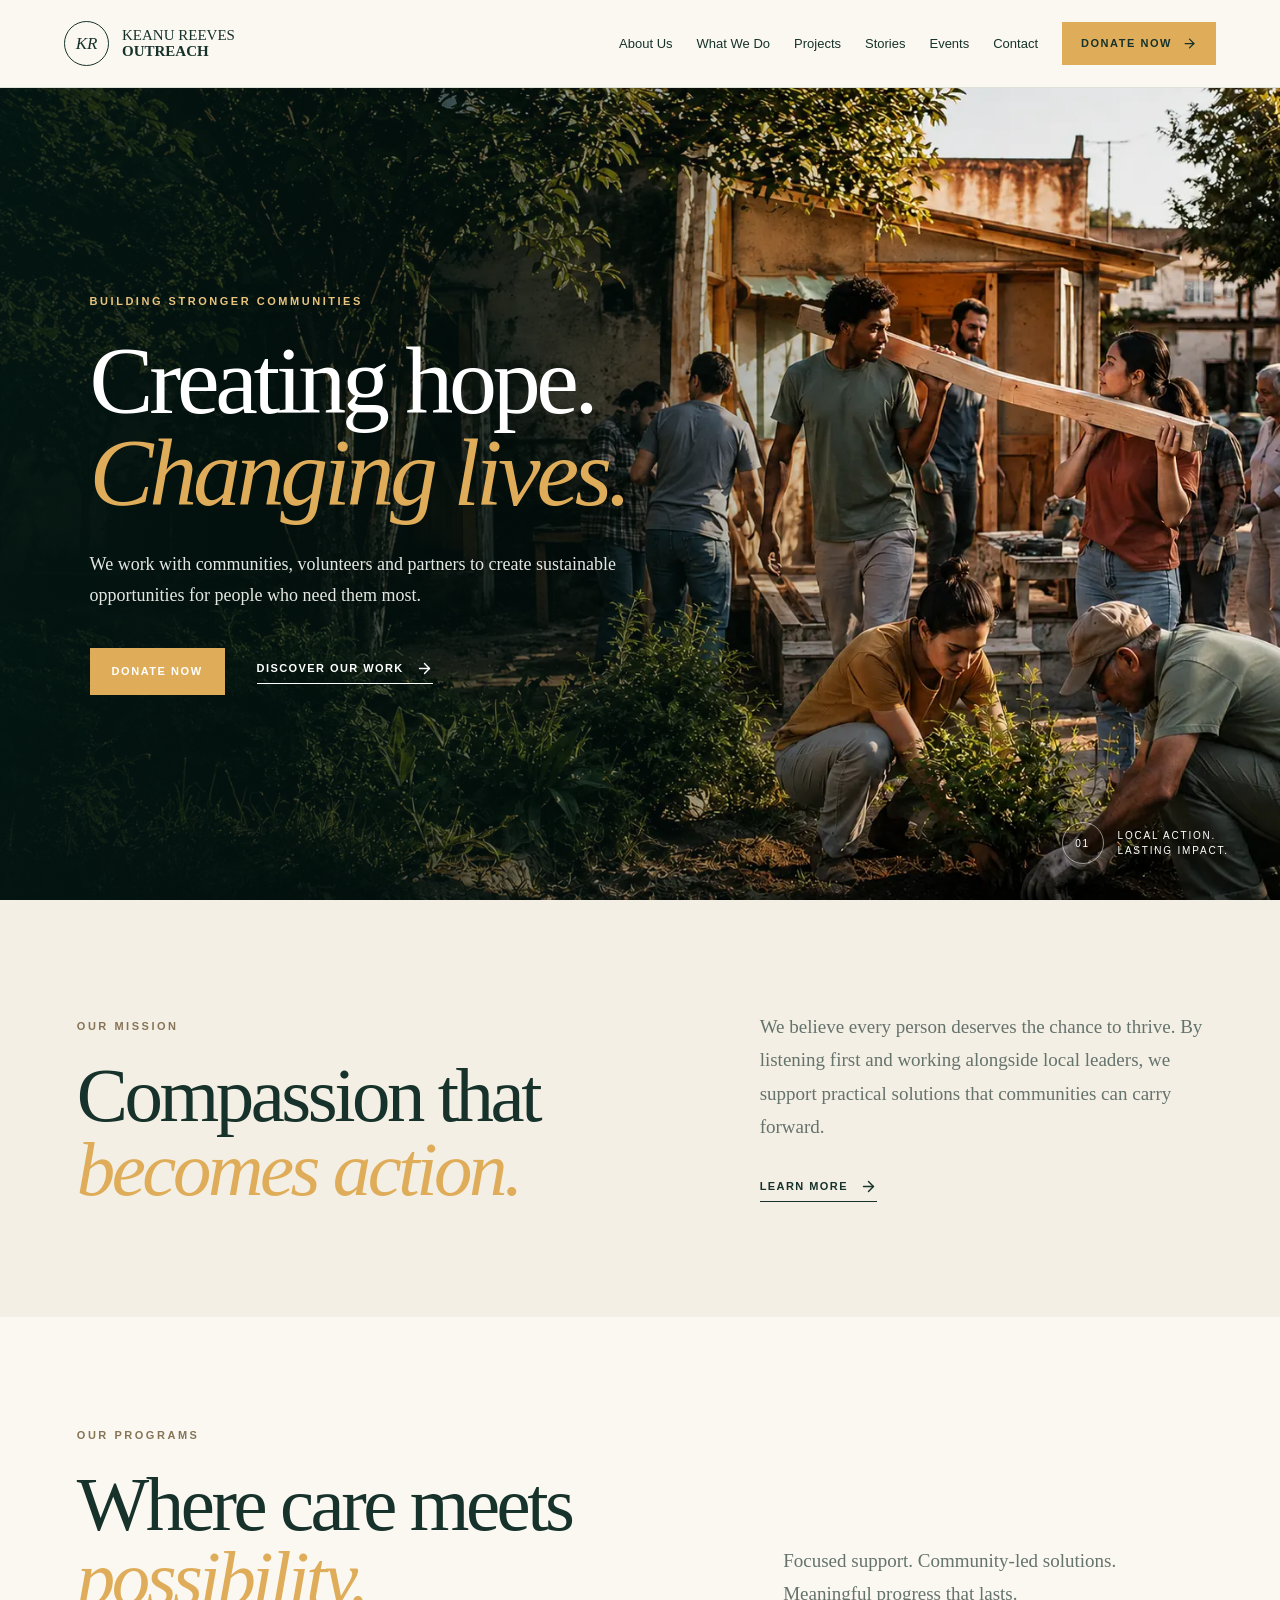
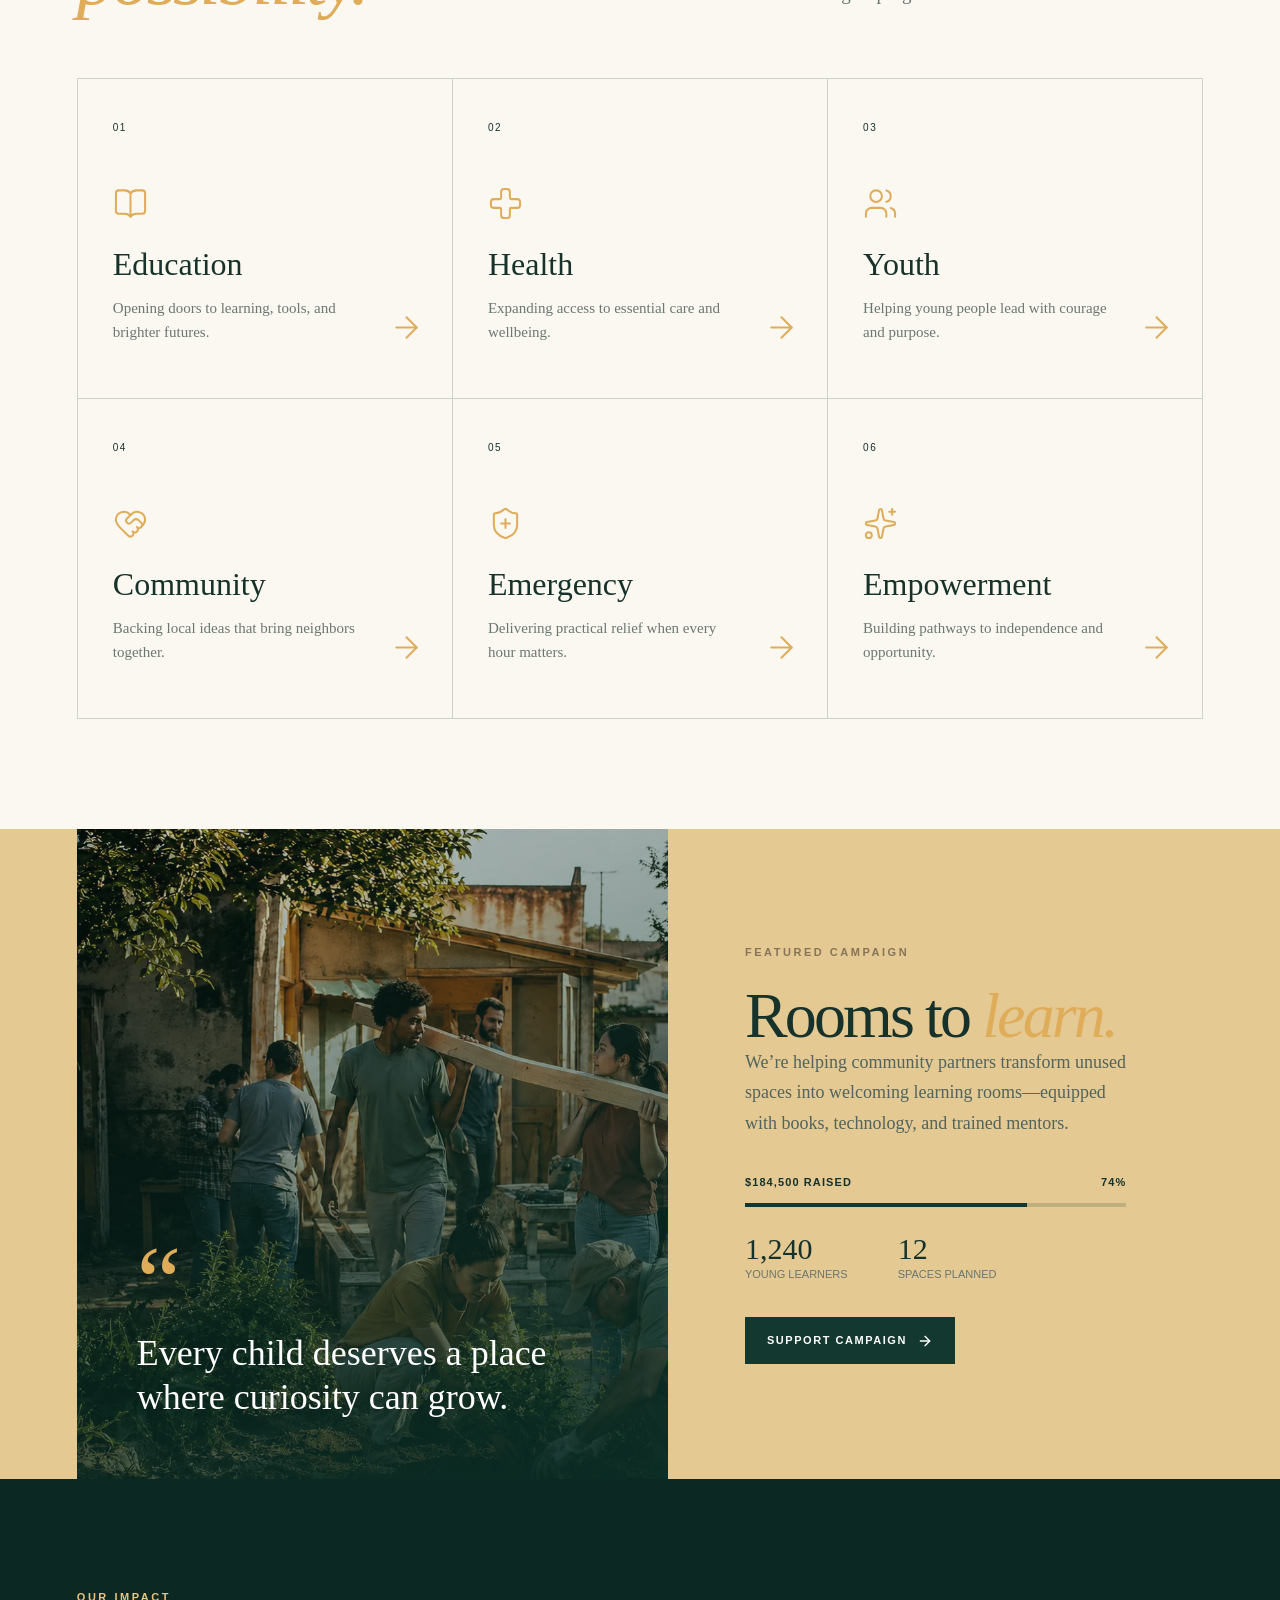
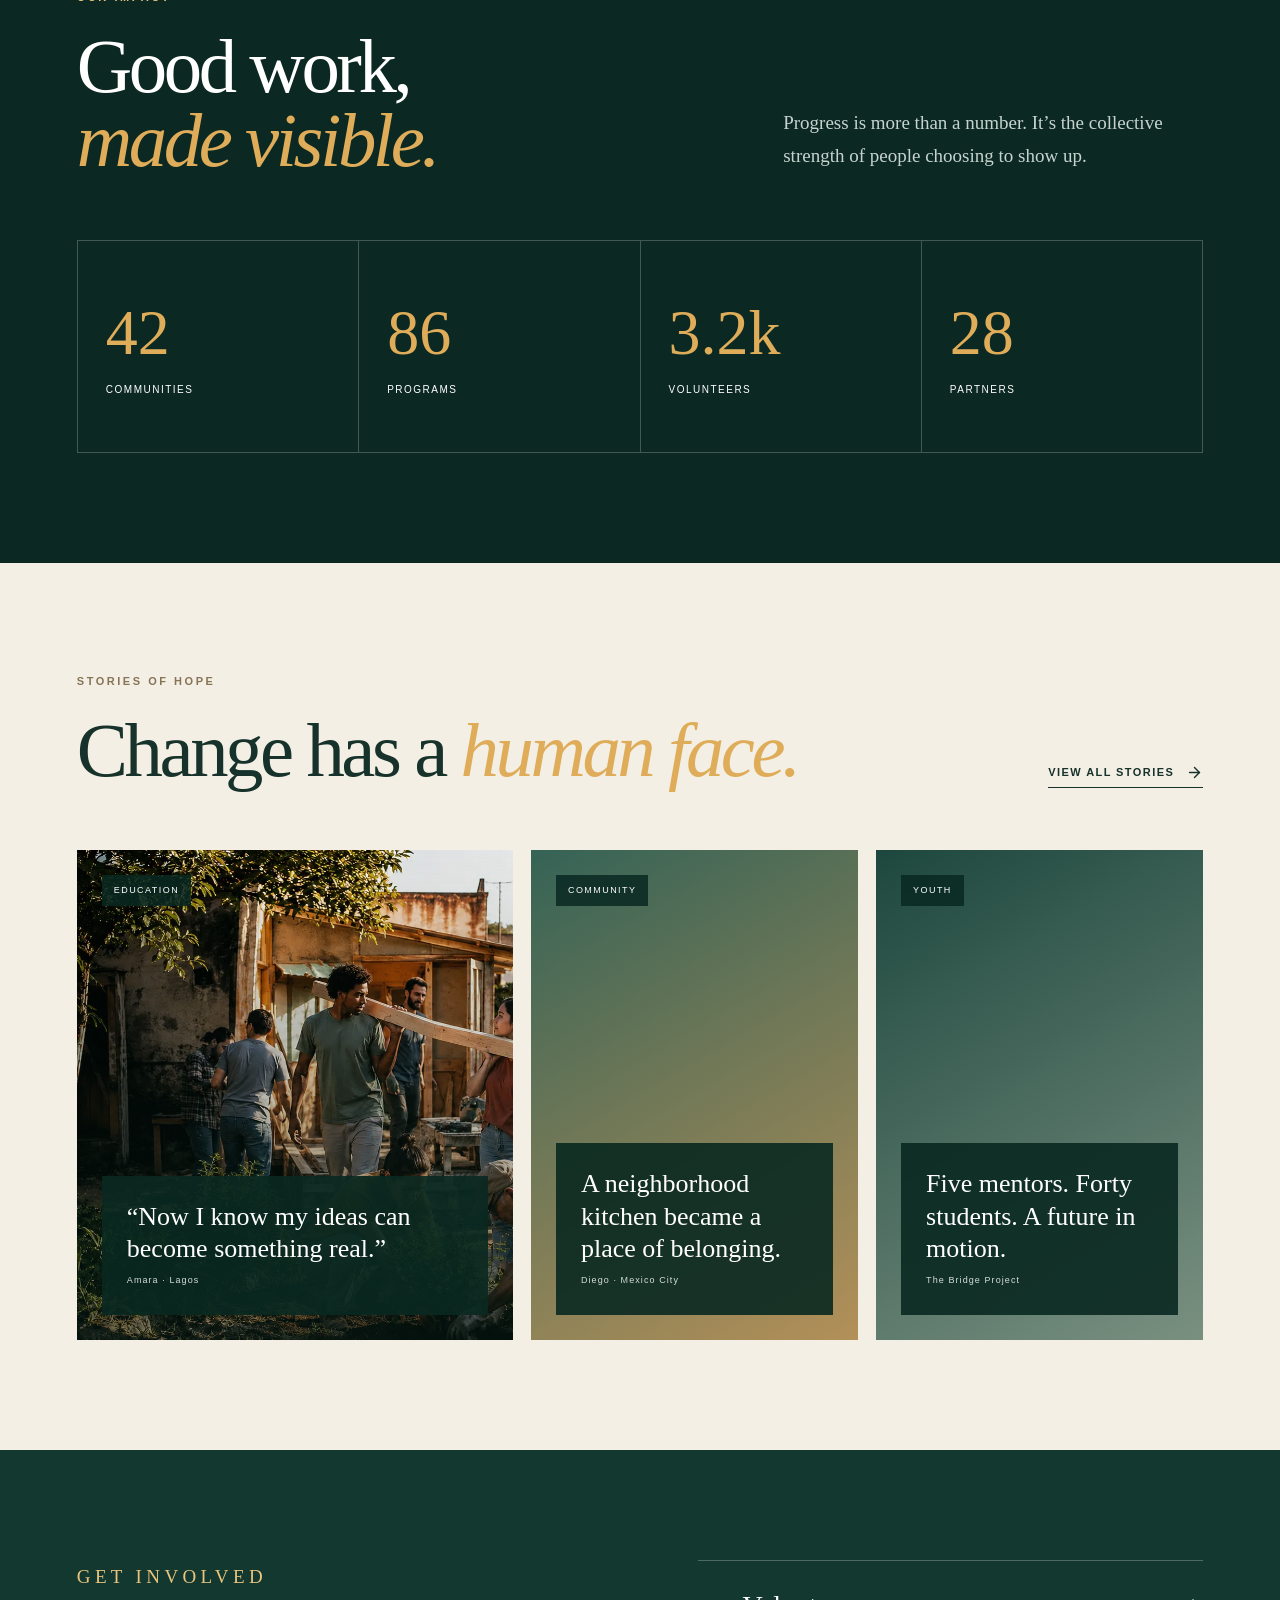
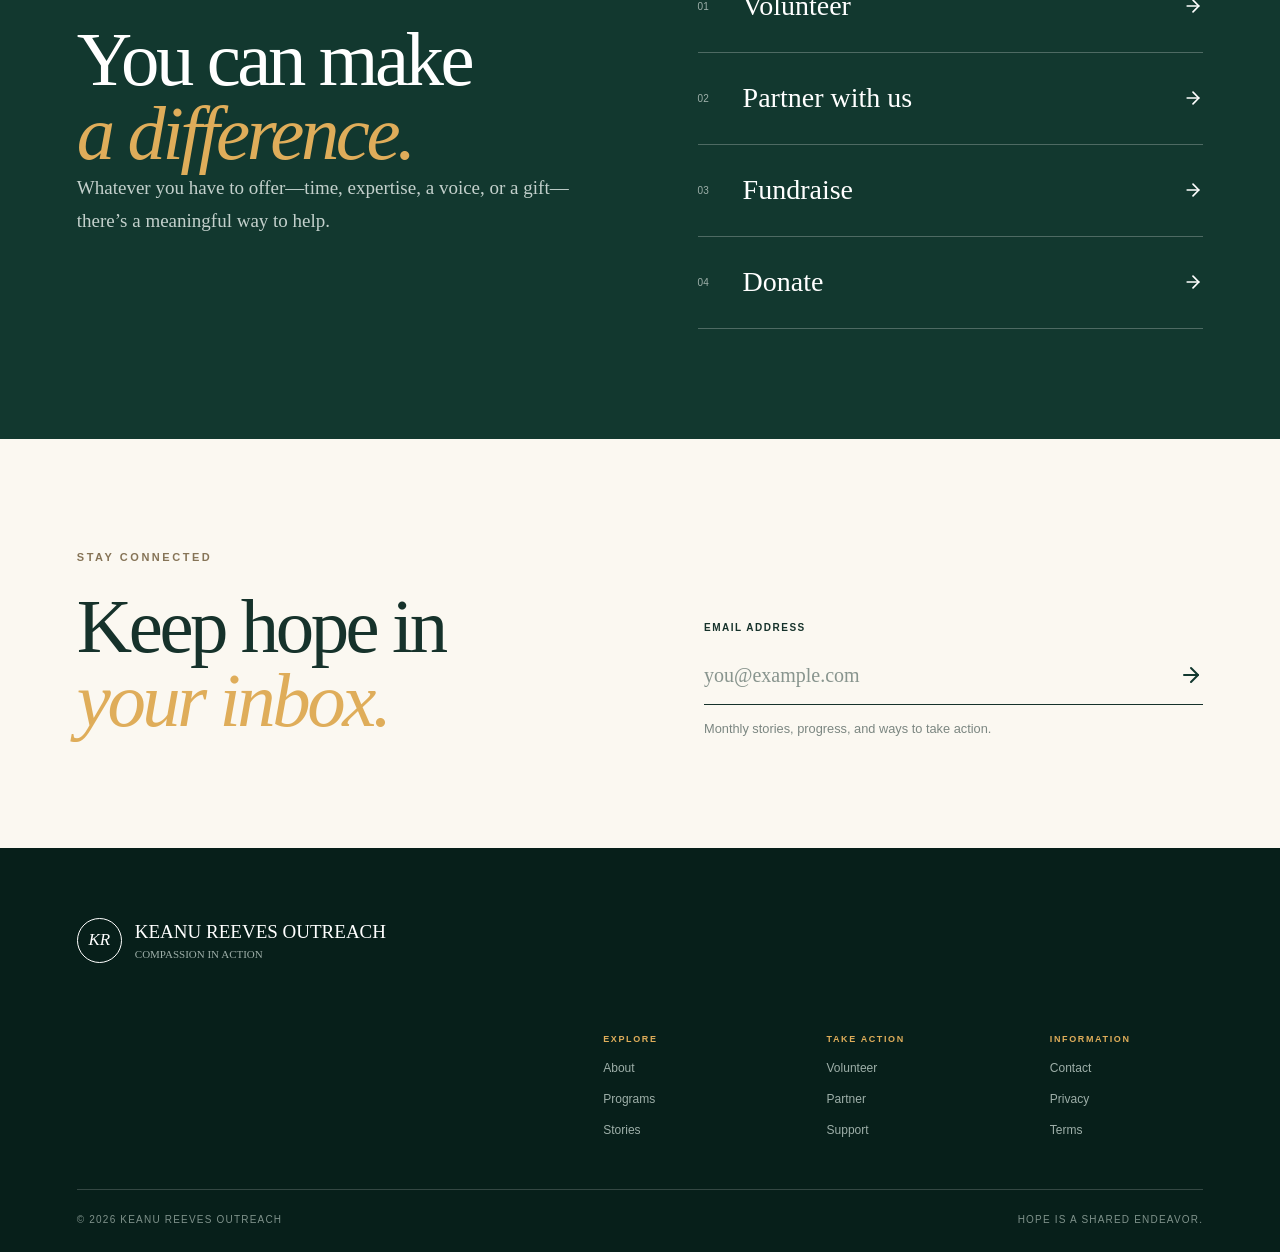
<file: index.html>
<!DOCTYPE html><html lang="en"><head><meta charSet="utf-8"/><meta name="viewport" content="width=device-width, initial-scale=1"/><link rel="stylesheet" href="assets/site-clear.css" data-rsc-css-href="/assets/site-clear.css" data-precedence="vite-rsc/importer-resources"/><title>Keanu Reeves Outreach</title><meta name="description" content="Supporting community-led programs in education, health, youth empowerment, and emergency relief."/><link rel="shortcut icon" href="favicon.svg"/><link rel="icon" href="favicon.svg"/>
</head><body class="antialiased"><main><header class="site-header"><a class="brand" href="index.html#home"><span class="brand-mark">KR</span><span>Keanu Reeves<br/><b>Outreach</b></span></a><input class="nav-toggle" type="checkbox" id="nav-toggle"/><label class="menu-button" for="nav-toggle" aria-label="Toggle navigation"><svg xmlns="http://www.w3.org/2000/svg" width="24" height="24" viewBox="0 0 24 24" fill="none" stroke="currentColor" stroke-width="2" stroke-linecap="round" stroke-linejoin="round" class="lucide lucide-menu open-icon" aria-hidden="true"><path d="M4 5h16"></path><path d="M4 12h16"></path><path d="M4 19h16"></path></svg><svg xmlns="http://www.w3.org/2000/svg" width="24" height="24" viewBox="0 0 24 24" fill="none" stroke="currentColor" stroke-width="2" stroke-linecap="round" stroke-linejoin="round" class="lucide lucide-x close-icon" aria-hidden="true"><path d="M18 6 6 18"></path><path d="m6 6 12 12"></path></svg></label><nav class="nav-links" aria-label="Main navigation"><a href="about.html">About Us</a><a href="programs.html">What We Do</a><a href="campaigns.html">Projects</a><a href="stories.html">Stories</a><a href="campaigns.html">Events</a><a href="contact.html">Contact</a><a class="button button-small" href="donate.html">Donate now <svg xmlns="http://www.w3.org/2000/svg" width="15" height="15" viewBox="0 0 24 24" fill="none" stroke="currentColor" stroke-width="2" stroke-linecap="round" stroke-linejoin="round" class="lucide lucide-arrow-right" aria-hidden="true"><path d="M5 12h14"></path><path d="m12 5 7 7-7 7"></path></svg></a></nav></header><section class="hero" id="home"><div class="hero-content"><p class="eyebrow light">Building stronger communities</p><h1>Creating hope.<br/><em>Changing lives.</em></h1><p class="hero-copy">We work with communities, volunteers and partners to create sustainable opportunities for people who need them most.</p><div class="hero-actions"><a class="button" href="donate.html">Donate now</a><a class="text-link light" href="programs.html">Discover our work <svg xmlns="http://www.w3.org/2000/svg" width="17" height="17" viewBox="0 0 24 24" fill="none" stroke="currentColor" stroke-width="2" stroke-linecap="round" stroke-linejoin="round" class="lucide lucide-arrow-right" aria-hidden="true"><path d="M5 12h14"></path><path d="m12 5 7 7-7 7"></path></svg></a></div></div><div class="hero-note"><span>01</span><p>Local action.<br/>Lasting impact.</p></div></section><section class="mission section" id="about"><div><p class="eyebrow">Our mission</p><h2>Compassion that<br/><em>becomes action.</em></h2></div><div class="mission-copy"><p>We believe every person deserves the chance to thrive. By listening first and working alongside local leaders, we support practical solutions that communities can carry forward.</p><a class="text-link" href="programs.html">Learn more <svg xmlns="http://www.w3.org/2000/svg" width="17" height="17" viewBox="0 0 24 24" fill="none" stroke="currentColor" stroke-width="2" stroke-linecap="round" stroke-linejoin="round" class="lucide lucide-arrow-right" aria-hidden="true"><path d="M5 12h14"></path><path d="m12 5 7 7-7 7"></path></svg></a></div></section><section class="programs section" id="programs"><div class="section-heading"><div><p class="eyebrow">Our programs</p><h2>Where care meets <em>possibility.</em></h2></div><p>Focused support. Community-led solutions. Meaningful progress that lasts.</p></div><div class="program-grid"><article class="program-card"><span class="card-number">0<!-- -->1</span><svg xmlns="http://www.w3.org/2000/svg" width="24" height="24" viewBox="0 0 24 24" fill="none" stroke="currentColor" stroke-width="2" stroke-linecap="round" stroke-linejoin="round" class="lucide lucide-book-open" aria-hidden="true"><path d="M12 5v16"></path><path d="M20.001 19A2 2 0 0022 17V5a2 2 0 00-1.999-2L16 3.002A5 5 0 0012 5a5 5 0 00-4-2H4a2 2 0 00-2 2v12a2 2 0 001.999 2H8a5 5 0 014 2 5 5 0 014-2z"></path></svg><h3>Education</h3><p>Opening doors to learning, tools, and brighter futures.</p><a href="index.html#donate" aria-label="Explore Education"><svg xmlns="http://www.w3.org/2000/svg" width="24" height="24" viewBox="0 0 24 24" fill="none" stroke="currentColor" stroke-width="2" stroke-linecap="round" stroke-linejoin="round" class="lucide lucide-arrow-right" aria-hidden="true"><path d="M5 12h14"></path><path d="m12 5 7 7-7 7"></path></svg></a></article><article class="program-card"><span class="card-number">0<!-- -->2</span><svg xmlns="http://www.w3.org/2000/svg" width="24" height="24" viewBox="0 0 24 24" fill="none" stroke="currentColor" stroke-width="2" stroke-linecap="round" stroke-linejoin="round" class="lucide lucide-cross" aria-hidden="true"><path d="M4 9a2 2 0 0 0-2 2v2a2 2 0 0 0 2 2h4a1 1 0 0 1 1 1v4a2 2 0 0 0 2 2h2a2 2 0 0 0 2-2v-4a1 1 0 0 1 1-1h4a2 2 0 0 0 2-2v-2a2 2 0 0 0-2-2h-4a1 1 0 0 1-1-1V4a2 2 0 0 0-2-2h-2a2 2 0 0 0-2 2v4a1 1 0 0 1-1 1z"></path></svg><h3>Health</h3><p>Expanding access to essential care and wellbeing.</p><a href="index.html#donate" aria-label="Explore Health"><svg xmlns="http://www.w3.org/2000/svg" width="24" height="24" viewBox="0 0 24 24" fill="none" stroke="currentColor" stroke-width="2" stroke-linecap="round" stroke-linejoin="round" class="lucide lucide-arrow-right" aria-hidden="true"><path d="M5 12h14"></path><path d="m12 5 7 7-7 7"></path></svg></a></article><article class="program-card"><span class="card-number">0<!-- -->3</span><svg xmlns="http://www.w3.org/2000/svg" width="24" height="24" viewBox="0 0 24 24" fill="none" stroke="currentColor" stroke-width="2" stroke-linecap="round" stroke-linejoin="round" class="lucide lucide-users" aria-hidden="true"><path d="M16 21v-2a4 4 0 0 0-4-4H6a4 4 0 0 0-4 4v2"></path><path d="M16 3.128a4 4 0 0 1 0 7.744"></path><path d="M22 21v-2a4 4 0 0 0-3-3.87"></path><circle cx="9" cy="7" r="4"></circle></svg><h3>Youth</h3><p>Helping young people lead with courage and purpose.</p><a href="index.html#donate" aria-label="Explore Youth"><svg xmlns="http://www.w3.org/2000/svg" width="24" height="24" viewBox="0 0 24 24" fill="none" stroke="currentColor" stroke-width="2" stroke-linecap="round" stroke-linejoin="round" class="lucide lucide-arrow-right" aria-hidden="true"><path d="M5 12h14"></path><path d="m12 5 7 7-7 7"></path></svg></a></article><article class="program-card"><span class="card-number">0<!-- -->4</span><svg xmlns="http://www.w3.org/2000/svg" width="24" height="24" viewBox="0 0 24 24" fill="none" stroke="currentColor" stroke-width="2" stroke-linecap="round" stroke-linejoin="round" class="lucide lucide-heart-handshake" aria-hidden="true"><path d="M19.414 14.414C21 12.828 22 11.5 22 9.5a5.5 5.5 0 0 0-9.591-3.676.6.6 0 0 1-.818.001A5.5 5.5 0 0 0 2 9.5c0 2.3 1.5 4 3 5.5l5.535 5.362a2 2 0 0 0 2.879.052 2.12 2.12 0 0 0-.004-3 2.124 2.124 0 1 0 3-3 2.124 2.124 0 0 0 3.004 0 2 2 0 0 0 0-2.828l-1.881-1.882a2.41 2.41 0 0 0-3.409 0l-1.71 1.71a2 2 0 0 1-2.828 0 2 2 0 0 1 0-2.828l2.823-2.762"></path></svg><h3>Community</h3><p>Backing local ideas that bring neighbors together.</p><a href="index.html#donate" aria-label="Explore Community"><svg xmlns="http://www.w3.org/2000/svg" width="24" height="24" viewBox="0 0 24 24" fill="none" stroke="currentColor" stroke-width="2" stroke-linecap="round" stroke-linejoin="round" class="lucide lucide-arrow-right" aria-hidden="true"><path d="M5 12h14"></path><path d="m12 5 7 7-7 7"></path></svg></a></article><article class="program-card"><span class="card-number">0<!-- -->5</span><svg xmlns="http://www.w3.org/2000/svg" width="24" height="24" viewBox="0 0 24 24" fill="none" stroke="currentColor" stroke-width="2" stroke-linecap="round" stroke-linejoin="round" class="lucide lucide-shield-plus" aria-hidden="true"><path d="M20 13c0 5-3.5 7.5-7.66 8.95a1 1 0 0 1-.67-.01C7.5 20.5 4 18 4 13V6a1 1 0 0 1 1-1c2 0 4.5-1.2 6.24-2.72a1.17 1.17 0 0 1 1.52 0C14.51 3.81 17 5 19 5a1 1 0 0 1 1 1z"></path><path d="M9 12h6"></path><path d="M12 9v6"></path></svg><h3>Emergency</h3><p>Delivering practical relief when every hour matters.</p><a href="index.html#donate" aria-label="Explore Emergency"><svg xmlns="http://www.w3.org/2000/svg" width="24" height="24" viewBox="0 0 24 24" fill="none" stroke="currentColor" stroke-width="2" stroke-linecap="round" stroke-linejoin="round" class="lucide lucide-arrow-right" aria-hidden="true"><path d="M5 12h14"></path><path d="m12 5 7 7-7 7"></path></svg></a></article><article class="program-card"><span class="card-number">0<!-- -->6</span><svg xmlns="http://www.w3.org/2000/svg" width="24" height="24" viewBox="0 0 24 24" fill="none" stroke="currentColor" stroke-width="2" stroke-linecap="round" stroke-linejoin="round" class="lucide lucide-sparkles" aria-hidden="true"><path d="M11.017 2.814a1 1 0 0 1 1.966 0l1.051 5.558a2 2 0 0 0 1.594 1.594l5.558 1.051a1 1 0 0 1 0 1.966l-5.558 1.051a2 2 0 0 0-1.594 1.594l-1.051 5.558a1 1 0 0 1-1.966 0l-1.051-5.558a2 2 0 0 0-1.594-1.594l-5.558-1.051a1 1 0 0 1 0-1.966l5.558-1.051a2 2 0 0 0 1.594-1.594z"></path><path d="M20 2v4"></path><path d="M22 4h-4"></path><circle cx="4" cy="20" r="2"></circle></svg><h3>Empowerment</h3><p>Building pathways to independence and opportunity.</p><a href="index.html#donate" aria-label="Explore Empowerment"><svg xmlns="http://www.w3.org/2000/svg" width="24" height="24" viewBox="0 0 24 24" fill="none" stroke="currentColor" stroke-width="2" stroke-linecap="round" stroke-linejoin="round" class="lucide lucide-arrow-right" aria-hidden="true"><path d="M5 12h14"></path><path d="m12 5 7 7-7 7"></path></svg></a></article></div></section><section class="campaign section" id="campaigns"><div class="campaign-visual"><div class="quote-mark">“</div><p>Every child deserves a place where curiosity can grow.</p></div><div class="campaign-copy"><p class="eyebrow">Featured campaign</p><h2>Rooms to <em>learn.</em></h2><p>We’re helping community partners transform unused spaces into welcoming learning rooms—equipped with books, technology, and trained mentors.</p><div class="progress-label"><span>$184,500 raised</span><span>74%</span></div><div class="progress"><span></span></div><div class="campaign-meta"><div><b>1,240</b><span>young learners</span></div><div><b>12</b><span>spaces planned</span></div></div><a class="button dark" href="index.html#donate">Support campaign <svg xmlns="http://www.w3.org/2000/svg" width="16" height="16" viewBox="0 0 24 24" fill="none" stroke="currentColor" stroke-width="2" stroke-linecap="round" stroke-linejoin="round" class="lucide lucide-arrow-right" aria-hidden="true"><path d="M5 12h14"></path><path d="m12 5 7 7-7 7"></path></svg></a></div></section><section class="impact section"><div class="section-heading light"><div><p class="eyebrow light">Our impact</p><h2>Good work,<br/><em>made visible.</em></h2></div><p>Progress is more than a number. It’s the collective strength of people choosing to show up.</p></div><div class="impact-grid"><div><b>42</b><span>Communities</span></div><div><b>86</b><span>Programs</span></div><div><b>3.2k</b><span>Volunteers</span></div><div><b>28</b><span>Partners</span></div></div></section><section class="stories section" id="stories"><div class="section-heading"><div><p class="eyebrow">Stories of hope</p><h2>Change has a <em>human face.</em></h2></div><a class="text-link" href="stories.html">View all stories <svg xmlns="http://www.w3.org/2000/svg" width="17" height="17" viewBox="0 0 24 24" fill="none" stroke="currentColor" stroke-width="2" stroke-linecap="round" stroke-linejoin="round" class="lucide lucide-arrow-right" aria-hidden="true"><path d="M5 12h14"></path><path d="m12 5 7 7-7 7"></path></svg></a></div><div class="story-grid"><article class="story story-one"><span>Education</span><div><p>“Now I know my ideas can become something real.”</p><small>Amara · Lagos</small></div></article><article class="story story-two"><span>Community</span><div><p>A neighborhood kitchen became a place of belonging.</p><small>Diego · Mexico City</small></div></article><article class="story story-three"><span>Youth</span><div><p>Five mentors. Forty students. A future in motion.</p><small>The Bridge Project</small></div></article></div></section><section class="support section" id="donate"><div class="support-intro"><p class="eyebrow light">Get involved</p><h2>You can make<br/><em>a difference.</em></h2><p>Whatever you have to offer—time, expertise, a voice, or a gift—there’s a meaningful way to help.</p></div><div class="support-links"><a href="contact.html"><span>01</span>Volunteer<svg xmlns="http://www.w3.org/2000/svg" width="24" height="24" viewBox="0 0 24 24" fill="none" stroke="currentColor" stroke-width="2" stroke-linecap="round" stroke-linejoin="round" class="lucide lucide-arrow-right" aria-hidden="true"><path d="M5 12h14"></path><path d="m12 5 7 7-7 7"></path></svg></a><a href="contact.html"><span>02</span>Partner with us<svg xmlns="http://www.w3.org/2000/svg" width="24" height="24" viewBox="0 0 24 24" fill="none" stroke="currentColor" stroke-width="2" stroke-linecap="round" stroke-linejoin="round" class="lucide lucide-arrow-right" aria-hidden="true"><path d="M5 12h14"></path><path d="m12 5 7 7-7 7"></path></svg></a><a href="contact.html"><span>03</span>Fundraise<svg xmlns="http://www.w3.org/2000/svg" width="24" height="24" viewBox="0 0 24 24" fill="none" stroke="currentColor" stroke-width="2" stroke-linecap="round" stroke-linejoin="round" class="lucide lucide-arrow-right" aria-hidden="true"><path d="M5 12h14"></path><path d="m12 5 7 7-7 7"></path></svg></a><a href="donate.html"><span>04</span>Donate<svg xmlns="http://www.w3.org/2000/svg" width="24" height="24" viewBox="0 0 24 24" fill="none" stroke="currentColor" stroke-width="2" stroke-linecap="round" stroke-linejoin="round" class="lucide lucide-arrow-right" aria-hidden="true"><path d="M5 12h14"></path><path d="m12 5 7 7-7 7"></path></svg></a></div></section><section class="newsletter section" id="contact"><div><p class="eyebrow">Stay connected</p><h2>Keep hope in<br/><em>your inbox.</em></h2></div><form><label for="email">Email address</label><div><input id="email" type="email" placeholder="you@example.com" required=""/><button type="submit" aria-label="Subscribe"><svg xmlns="http://www.w3.org/2000/svg" width="24" height="24" viewBox="0 0 24 24" fill="none" stroke="currentColor" stroke-width="2" stroke-linecap="round" stroke-linejoin="round" class="lucide lucide-arrow-right" aria-hidden="true"><path d="M5 12h14"></path><path d="m12 5 7 7-7 7"></path></svg></button></div><small>Monthly stories, progress, and ways to take action.</small></form></section><footer><div class="footer-brand"><span class="brand-mark">KR</span><div><b>Keanu Reeves Outreach</b><p>Compassion in Action</p></div></div><div class="footer-links"><div><b>Explore</b><a href="about.html">About</a><a href="programs.html">Programs</a><a href="stories.html">Stories</a></div><div><b>Take action</b><a href="contact.html">Volunteer</a><a href="contact.html">Partner</a><a href="campaigns.html">Support</a></div><div><b>Information</b><a href="contact.html">Contact</a><a href="index.html#">Privacy</a><a href="index.html#">Terms</a></div></div><div class="footer-bottom"><span>© 2026 Keanu Reeves Outreach</span><span>Hope is a shared endeavor.</span></div></footer></main><script src="app.js"></script></body></html>
</file>
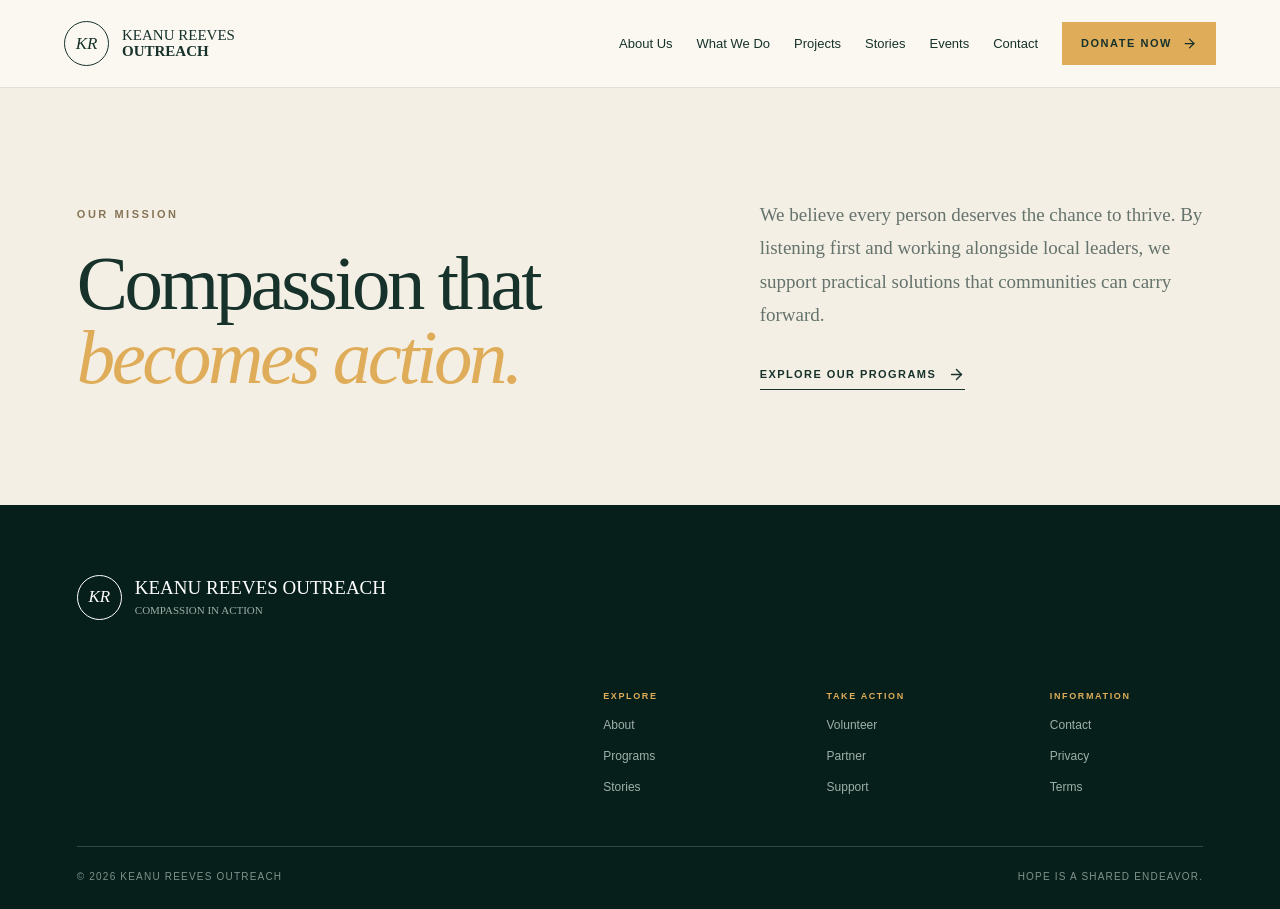
<file: about.html>
<!DOCTYPE html><html lang="en"><head><meta charSet="utf-8"/><meta name="viewport" content="width=device-width, initial-scale=1"/><link rel="stylesheet" href="assets/site-clear.css" data-rsc-css-href="/assets/site-clear.css" data-precedence="vite-rsc/importer-resources"/><title>Keanu Reeves Outreach</title><meta name="description" content="Supporting community-led programs in education, health, youth empowerment, and emergency relief."/><link rel="shortcut icon" href="favicon.svg"/><link rel="icon" href="favicon.svg"/>
</head><body class="antialiased"><main><header class="site-header"><a class="brand" href="index.html"><span class="brand-mark">KR</span><span>Keanu Reeves<br/><b>Outreach</b></span></a><input class="nav-toggle" type="checkbox" id="section-nav-toggle"/><label class="menu-button" for="section-nav-toggle" aria-label="Toggle navigation"><svg xmlns="http://www.w3.org/2000/svg" width="24" height="24" viewBox="0 0 24 24" fill="none" stroke="currentColor" stroke-width="2" stroke-linecap="round" stroke-linejoin="round" class="lucide lucide-menu open-icon" aria-hidden="true"><path d="M4 5h16"></path><path d="M4 12h16"></path><path d="M4 19h16"></path></svg><svg xmlns="http://www.w3.org/2000/svg" width="24" height="24" viewBox="0 0 24 24" fill="none" stroke="currentColor" stroke-width="2" stroke-linecap="round" stroke-linejoin="round" class="lucide lucide-x close-icon" aria-hidden="true"><path d="M18 6 6 18"></path><path d="m6 6 12 12"></path></svg></label><nav class="nav-links" aria-label="Main navigation"><a href="about.html">About Us</a><a href="programs.html">What We Do</a><a href="campaigns.html">Projects</a><a href="stories.html">Stories</a><a href="campaigns.html">Events</a><a href="contact.html">Contact</a><a class="button button-small" href="donate.html">Donate now <svg xmlns="http://www.w3.org/2000/svg" width="15" height="15" viewBox="0 0 24 24" fill="none" stroke="currentColor" stroke-width="2" stroke-linecap="round" stroke-linejoin="round" class="lucide lucide-arrow-right" aria-hidden="true"><path d="M5 12h14"></path><path d="m12 5 7 7-7 7"></path></svg></a></nav></header><section class="mission section"><div><p class="eyebrow">Our mission</p><h2>Compassion that<br/><em>becomes action.</em></h2></div><div class="mission-copy"><p>We believe every person deserves the chance to thrive. By listening first and working alongside local leaders, we support practical solutions that communities can carry forward.</p><a class="text-link" href="programs.html">Explore our programs <svg xmlns="http://www.w3.org/2000/svg" width="17" height="17" viewBox="0 0 24 24" fill="none" stroke="currentColor" stroke-width="2" stroke-linecap="round" stroke-linejoin="round" class="lucide lucide-arrow-right" aria-hidden="true"><path d="M5 12h14"></path><path d="m12 5 7 7-7 7"></path></svg></a></div></section><footer><div class="footer-brand"><span class="brand-mark">KR</span><div><b>Keanu Reeves Outreach</b><p>Compassion in Action</p></div></div><div class="footer-links"><div><b>Explore</b><a href="about.html">About</a><a href="programs.html">Programs</a><a href="stories.html">Stories</a></div><div><b>Take action</b><a href="contact.html">Volunteer</a><a href="contact.html">Partner</a><a href="campaigns.html">Support</a></div><div><b>Information</b><a href="contact.html">Contact</a><a href="about.html#">Privacy</a><a href="about.html#">Terms</a></div></div><div class="footer-bottom"><span>© 2026 Keanu Reeves Outreach</span><span>Hope is a shared endeavor.</span></div></footer></main><script src="app.js"></script></body></html>
</file>
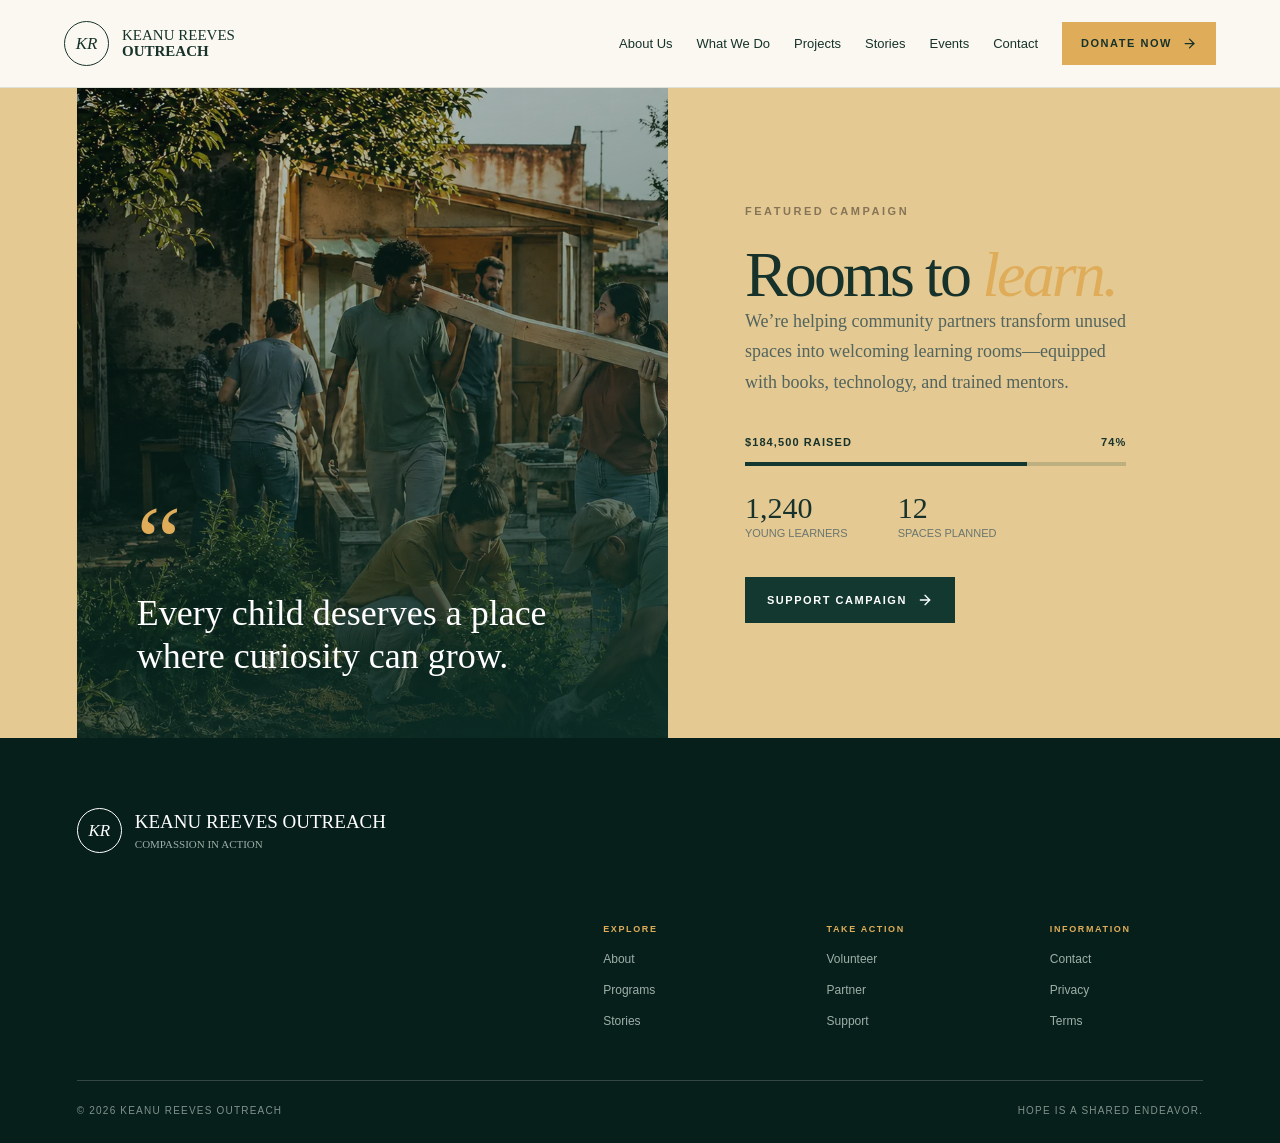
<file: campaigns.html>
<!DOCTYPE html><html lang="en"><head><meta charSet="utf-8"/><meta name="viewport" content="width=device-width, initial-scale=1"/><link rel="stylesheet" href="assets/site-clear.css" data-rsc-css-href="/assets/site-clear.css" data-precedence="vite-rsc/importer-resources"/><title>Keanu Reeves Outreach</title><meta name="description" content="Supporting community-led programs in education, health, youth empowerment, and emergency relief."/><link rel="shortcut icon" href="favicon.svg"/><link rel="icon" href="favicon.svg"/>
</head><body class="antialiased"><main><header class="site-header"><a class="brand" href="index.html"><span class="brand-mark">KR</span><span>Keanu Reeves<br/><b>Outreach</b></span></a><input class="nav-toggle" type="checkbox" id="section-nav-toggle"/><label class="menu-button" for="section-nav-toggle" aria-label="Toggle navigation"><svg xmlns="http://www.w3.org/2000/svg" width="24" height="24" viewBox="0 0 24 24" fill="none" stroke="currentColor" stroke-width="2" stroke-linecap="round" stroke-linejoin="round" class="lucide lucide-menu open-icon" aria-hidden="true"><path d="M4 5h16"></path><path d="M4 12h16"></path><path d="M4 19h16"></path></svg><svg xmlns="http://www.w3.org/2000/svg" width="24" height="24" viewBox="0 0 24 24" fill="none" stroke="currentColor" stroke-width="2" stroke-linecap="round" stroke-linejoin="round" class="lucide lucide-x close-icon" aria-hidden="true"><path d="M18 6 6 18"></path><path d="m6 6 12 12"></path></svg></label><nav class="nav-links" aria-label="Main navigation"><a href="about.html">About Us</a><a href="programs.html">What We Do</a><a href="campaigns.html">Projects</a><a href="stories.html">Stories</a><a href="campaigns.html">Events</a><a href="contact.html">Contact</a><a class="button button-small" href="donate.html">Donate now <svg xmlns="http://www.w3.org/2000/svg" width="15" height="15" viewBox="0 0 24 24" fill="none" stroke="currentColor" stroke-width="2" stroke-linecap="round" stroke-linejoin="round" class="lucide lucide-arrow-right" aria-hidden="true"><path d="M5 12h14"></path><path d="m12 5 7 7-7 7"></path></svg></a></nav></header><section class="campaign section"><div class="campaign-visual"><div class="quote-mark">“</div><p>Every child deserves a place where curiosity can grow.</p></div><div class="campaign-copy"><p class="eyebrow">Featured campaign</p><h2>Rooms to <em>learn.</em></h2><p>We’re helping community partners transform unused spaces into welcoming learning rooms—equipped with books, technology, and trained mentors.</p><div class="progress-label"><span>$184,500 raised</span><span>74%</span></div><div class="progress"><span></span></div><div class="campaign-meta"><div><b>1,240</b><span>young learners</span></div><div><b>12</b><span>spaces planned</span></div></div><a class="button dark" href="donate.html">Support campaign <svg xmlns="http://www.w3.org/2000/svg" width="16" height="16" viewBox="0 0 24 24" fill="none" stroke="currentColor" stroke-width="2" stroke-linecap="round" stroke-linejoin="round" class="lucide lucide-arrow-right" aria-hidden="true"><path d="M5 12h14"></path><path d="m12 5 7 7-7 7"></path></svg></a></div></section><footer><div class="footer-brand"><span class="brand-mark">KR</span><div><b>Keanu Reeves Outreach</b><p>Compassion in Action</p></div></div><div class="footer-links"><div><b>Explore</b><a href="about.html">About</a><a href="programs.html">Programs</a><a href="stories.html">Stories</a></div><div><b>Take action</b><a href="contact.html">Volunteer</a><a href="contact.html">Partner</a><a href="campaigns.html">Support</a></div><div><b>Information</b><a href="contact.html">Contact</a><a href="campaigns.html#">Privacy</a><a href="campaigns.html#">Terms</a></div></div><div class="footer-bottom"><span>© 2026 Keanu Reeves Outreach</span><span>Hope is a shared endeavor.</span></div></footer></main><script src="app.js"></script></body></html>
</file>
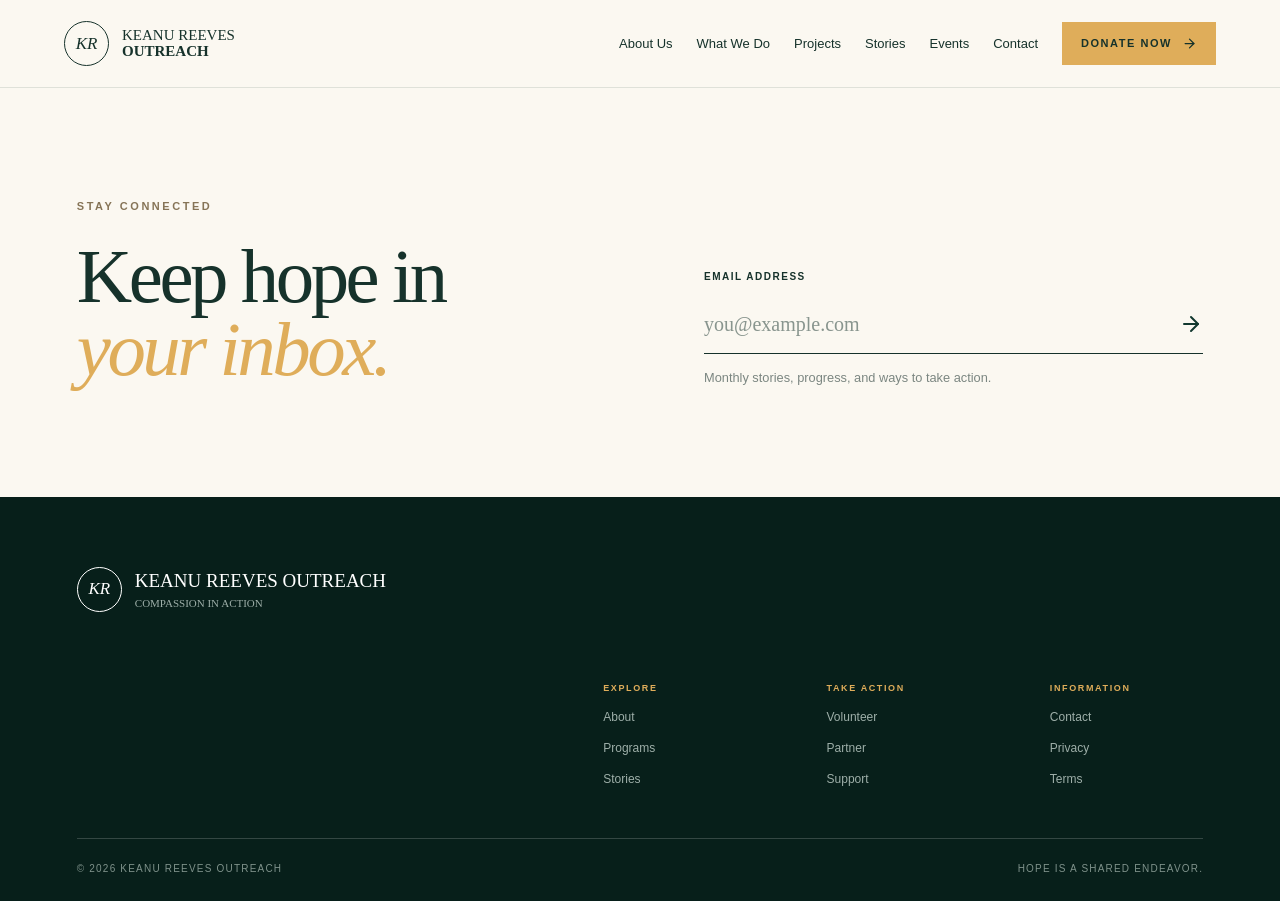
<file: contact.html>
<!DOCTYPE html><html lang="en"><head><meta charSet="utf-8"/><meta name="viewport" content="width=device-width, initial-scale=1"/><link rel="stylesheet" href="assets/site-clear.css" data-rsc-css-href="/assets/site-clear.css" data-precedence="vite-rsc/importer-resources"/><title>Keanu Reeves Outreach</title><meta name="description" content="Supporting community-led programs in education, health, youth empowerment, and emergency relief."/><link rel="shortcut icon" href="favicon.svg"/><link rel="icon" href="favicon.svg"/>
</head><body class="antialiased"><main><header class="site-header"><a class="brand" href="index.html"><span class="brand-mark">KR</span><span>Keanu Reeves<br/><b>Outreach</b></span></a><input class="nav-toggle" type="checkbox" id="section-nav-toggle"/><label class="menu-button" for="section-nav-toggle" aria-label="Toggle navigation"><svg xmlns="http://www.w3.org/2000/svg" width="24" height="24" viewBox="0 0 24 24" fill="none" stroke="currentColor" stroke-width="2" stroke-linecap="round" stroke-linejoin="round" class="lucide lucide-menu open-icon" aria-hidden="true"><path d="M4 5h16"></path><path d="M4 12h16"></path><path d="M4 19h16"></path></svg><svg xmlns="http://www.w3.org/2000/svg" width="24" height="24" viewBox="0 0 24 24" fill="none" stroke="currentColor" stroke-width="2" stroke-linecap="round" stroke-linejoin="round" class="lucide lucide-x close-icon" aria-hidden="true"><path d="M18 6 6 18"></path><path d="m6 6 12 12"></path></svg></label><nav class="nav-links" aria-label="Main navigation"><a href="about.html">About Us</a><a href="programs.html">What We Do</a><a href="campaigns.html">Projects</a><a href="stories.html">Stories</a><a href="campaigns.html">Events</a><a href="contact.html">Contact</a><a class="button button-small" href="donate.html">Donate now <svg xmlns="http://www.w3.org/2000/svg" width="15" height="15" viewBox="0 0 24 24" fill="none" stroke="currentColor" stroke-width="2" stroke-linecap="round" stroke-linejoin="round" class="lucide lucide-arrow-right" aria-hidden="true"><path d="M5 12h14"></path><path d="m12 5 7 7-7 7"></path></svg></a></nav></header><section class="newsletter section"><div><p class="eyebrow">Stay connected</p><h2>Keep hope in<br/><em>your inbox.</em></h2></div><form><label for="email">Email address</label><div><input id="email" type="email" placeholder="you@example.com" required=""/><button type="submit" aria-label="Subscribe"><svg xmlns="http://www.w3.org/2000/svg" width="24" height="24" viewBox="0 0 24 24" fill="none" stroke="currentColor" stroke-width="2" stroke-linecap="round" stroke-linejoin="round" class="lucide lucide-arrow-right" aria-hidden="true"><path d="M5 12h14"></path><path d="m12 5 7 7-7 7"></path></svg></button></div><small>Monthly stories, progress, and ways to take action.</small></form></section><footer><div class="footer-brand"><span class="brand-mark">KR</span><div><b>Keanu Reeves Outreach</b><p>Compassion in Action</p></div></div><div class="footer-links"><div><b>Explore</b><a href="about.html">About</a><a href="programs.html">Programs</a><a href="stories.html">Stories</a></div><div><b>Take action</b><a href="contact.html">Volunteer</a><a href="contact.html">Partner</a><a href="campaigns.html">Support</a></div><div><b>Information</b><a href="contact.html">Contact</a><a href="contact.html#">Privacy</a><a href="contact.html#">Terms</a></div></div><div class="footer-bottom"><span>© 2026 Keanu Reeves Outreach</span><span>Hope is a shared endeavor.</span></div></footer></main><script src="app.js"></script></body></html>
</file>
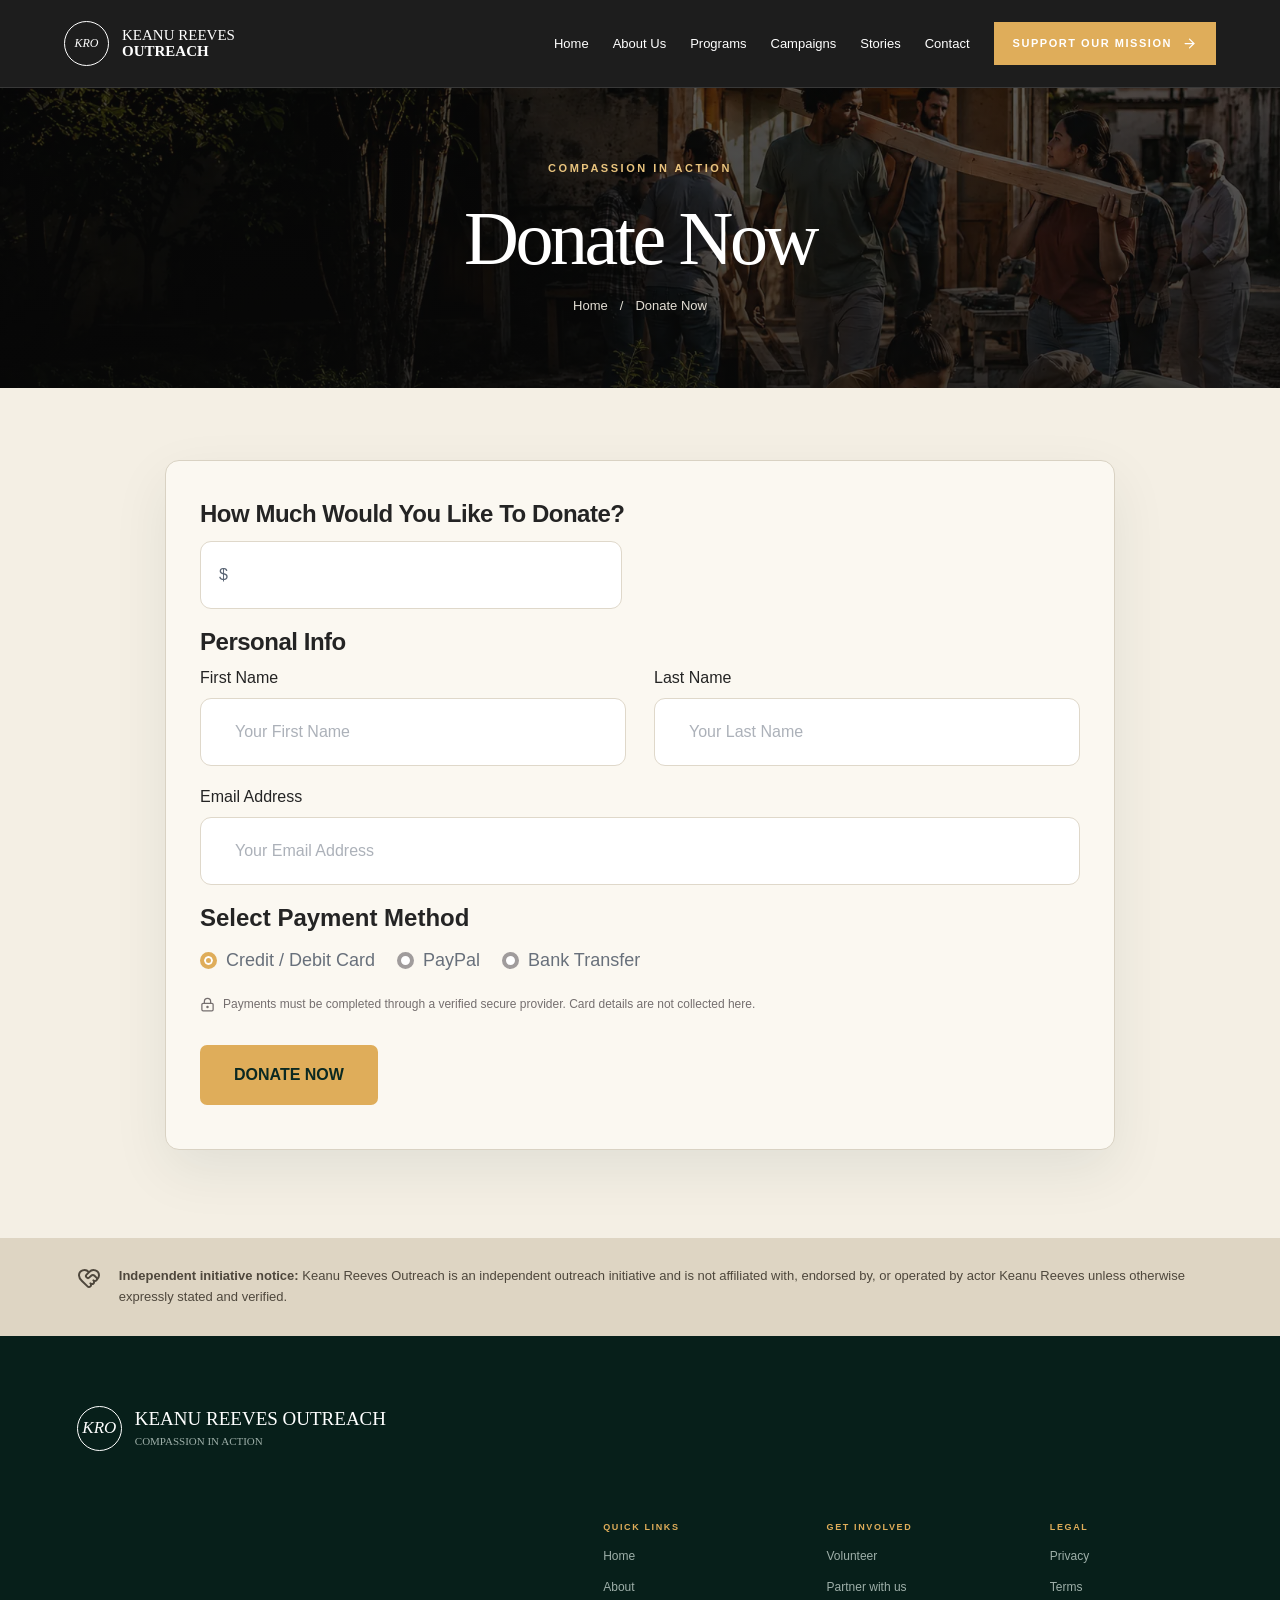
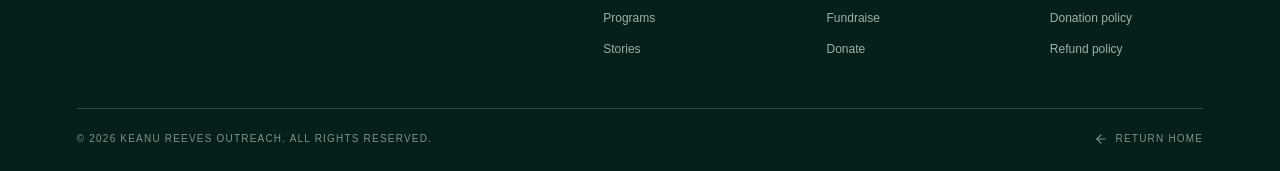
<file: donate.html>
<!DOCTYPE html><html lang="en"><head><meta charSet="utf-8"/><meta name="viewport" content="width=device-width, initial-scale=1"/><link rel="stylesheet" href="assets/site-clear.css" data-rsc-css-href="/assets/site-clear.css" data-precedence="vite-rsc/importer-resources"/><title>Donate | Keanu Reeves Outreach</title><meta name="description" content="Support community, education, healthcare, empowerment, and humanitarian initiatives through Keanu Reeves Outreach."/><link rel="shortcut icon" href="favicon.svg"/><link rel="icon" href="favicon.svg"/>
</head><body class="antialiased"><main class="donation-page donation-page-simple"><header class="site-header donation-header"><a href="index.html" class="brand"><span class="brand-mark">KRO</span><span>Keanu Reeves<br/><b>Outreach</b></span></a><input class="nav-toggle" type="checkbox" id="donation-nav-toggle"/><label class="menu-button" for="donation-nav-toggle" aria-label="Toggle navigation"><svg xmlns="http://www.w3.org/2000/svg" width="24" height="24" viewBox="0 0 24 24" fill="none" stroke="currentColor" stroke-width="2" stroke-linecap="round" stroke-linejoin="round" class="lucide lucide-menu open-icon" aria-hidden="true"><path d="M4 5h16"></path><path d="M4 12h16"></path><path d="M4 19h16"></path></svg><svg xmlns="http://www.w3.org/2000/svg" width="24" height="24" viewBox="0 0 24 24" fill="none" stroke="currentColor" stroke-width="2" stroke-linecap="round" stroke-linejoin="round" class="lucide lucide-x close-icon" aria-hidden="true"><path d="M18 6 6 18"></path><path d="m6 6 12 12"></path></svg></label><nav class="nav-links" aria-label="Main navigation"><a href="index.html">Home</a><a href="about.html">About Us</a><a href="programs.html">Programs</a><a href="campaigns.html">Campaigns</a><a href="stories.html">Stories</a><a href="contact.html">Contact</a><a class="button button-small" href="donate.html#giving-form">Support our mission <svg xmlns="http://www.w3.org/2000/svg" width="15" height="15" viewBox="0 0 24 24" fill="none" stroke="currentColor" stroke-width="2" stroke-linecap="round" stroke-linejoin="round" class="lucide lucide-arrow-right" aria-hidden="true"><path d="M5 12h14"></path><path d="m12 5 7 7-7 7"></path></svg></a></nav></header><section class="donation-hero"><div><p class="eyebrow light">Compassion in action</p><h1>Donate Now</h1><p><a href="index.html">Home</a><span>/</span> Donate Now</p></div></section><section class="simple-giving-wrap" id="giving-form"><form class="simple-giving-form"><h2>How Much Would You Like To Donate?</h2><label class="simple-amount"><span>$</span><input type="number" min="1" required="" aria-label="Donation amount" name="amount"/></label><h2>Personal Info</h2><div class="simple-name-grid"><label>First Name<input required="" placeholder="Your First Name" name="firstName"/></label><label>Last Name<input required="" placeholder="Your Last Name" name="lastName"/></label></div><label class="simple-email">Email Address<input type="email" required="" placeholder="Your Email Address" name="email"/></label><fieldset class="simple-payments"><legend>Select Payment Method</legend><div><label><input type="radio" name="payment" checked="" value="Credit / Debit Card"/><span></span>Credit / Debit Card</label><label><input type="radio" name="payment" value="PayPal"/><span></span>PayPal</label><label><input type="radio" name="payment" value="Bank Transfer"/><span></span>Bank Transfer</label></div></fieldset><p class="simple-security"><svg xmlns="http://www.w3.org/2000/svg" width="15" height="15" viewBox="0 0 24 24" fill="none" stroke="currentColor" stroke-width="2" stroke-linecap="round" stroke-linejoin="round" class="lucide lucide-lock-keyhole" aria-hidden="true"><circle cx="12" cy="16" r="1"></circle><rect x="3" y="10" width="18" height="12" rx="2"></rect><path d="M7 10V7a5 5 0 0 1 10 0v3"></path></svg> Payments must be completed through a verified secure provider. Card details are not collected here.</p><button type="submit" class="simple-donate-button">Donate Now</button></form></section><section class="independence-notice"><svg xmlns="http://www.w3.org/2000/svg" width="24" height="24" viewBox="0 0 24 24" fill="none" stroke="currentColor" stroke-width="2" stroke-linecap="round" stroke-linejoin="round" class="lucide lucide-heart-handshake" aria-hidden="true"><path d="M19.414 14.414C21 12.828 22 11.5 22 9.5a5.5 5.5 0 0 0-9.591-3.676.6.6 0 0 1-.818.001A5.5 5.5 0 0 0 2 9.5c0 2.3 1.5 4 3 5.5l5.535 5.362a2 2 0 0 0 2.879.052 2.12 2.12 0 0 0-.004-3 2.124 2.124 0 1 0 3-3 2.124 2.124 0 0 0 3.004 0 2 2 0 0 0 0-2.828l-1.881-1.882a2.41 2.41 0 0 0-3.409 0l-1.71 1.71a2 2 0 0 1-2.828 0 2 2 0 0 1 0-2.828l2.823-2.762"></path></svg><p><b>Independent initiative notice:</b> Keanu Reeves Outreach is an independent outreach initiative and is not affiliated with, endorsed by, or operated by actor Keanu Reeves unless otherwise expressly stated and verified.</p></section><footer><div class="footer-brand"><span class="brand-mark">KRO</span><div><b>Keanu Reeves Outreach</b><p>Compassion in Action</p></div></div><div class="footer-links"><div><b>Quick links</b><a href="index.html">Home</a><a href="about.html">About</a><a href="programs.html">Programs</a><a href="stories.html">Stories</a></div><div><b>Get involved</b><a href="donate.html#giving-form">Volunteer</a><a href="donate.html#giving-form">Partner with us</a><a href="donate.html#giving-form">Fundraise</a><a href="donate.html#giving-form">Donate</a></div><div><b>Legal</b><a href="donate.html#">Privacy</a><a href="donate.html#">Terms</a><a href="donate.html#">Donation policy</a><a href="donate.html#">Refund policy</a></div></div><div class="footer-bottom"><span>© 2026 Keanu Reeves Outreach. All rights reserved.</span><a href="index.html"><svg xmlns="http://www.w3.org/2000/svg" width="14" height="14" viewBox="0 0 24 24" fill="none" stroke="currentColor" stroke-width="2" stroke-linecap="round" stroke-linejoin="round" class="lucide lucide-arrow-left" aria-hidden="true"><path d="m12 19-7-7 7-7"></path><path d="M19 12H5"></path></svg> Return home</a></div></footer></main><script src="app.js"></script></body></html>
</file>
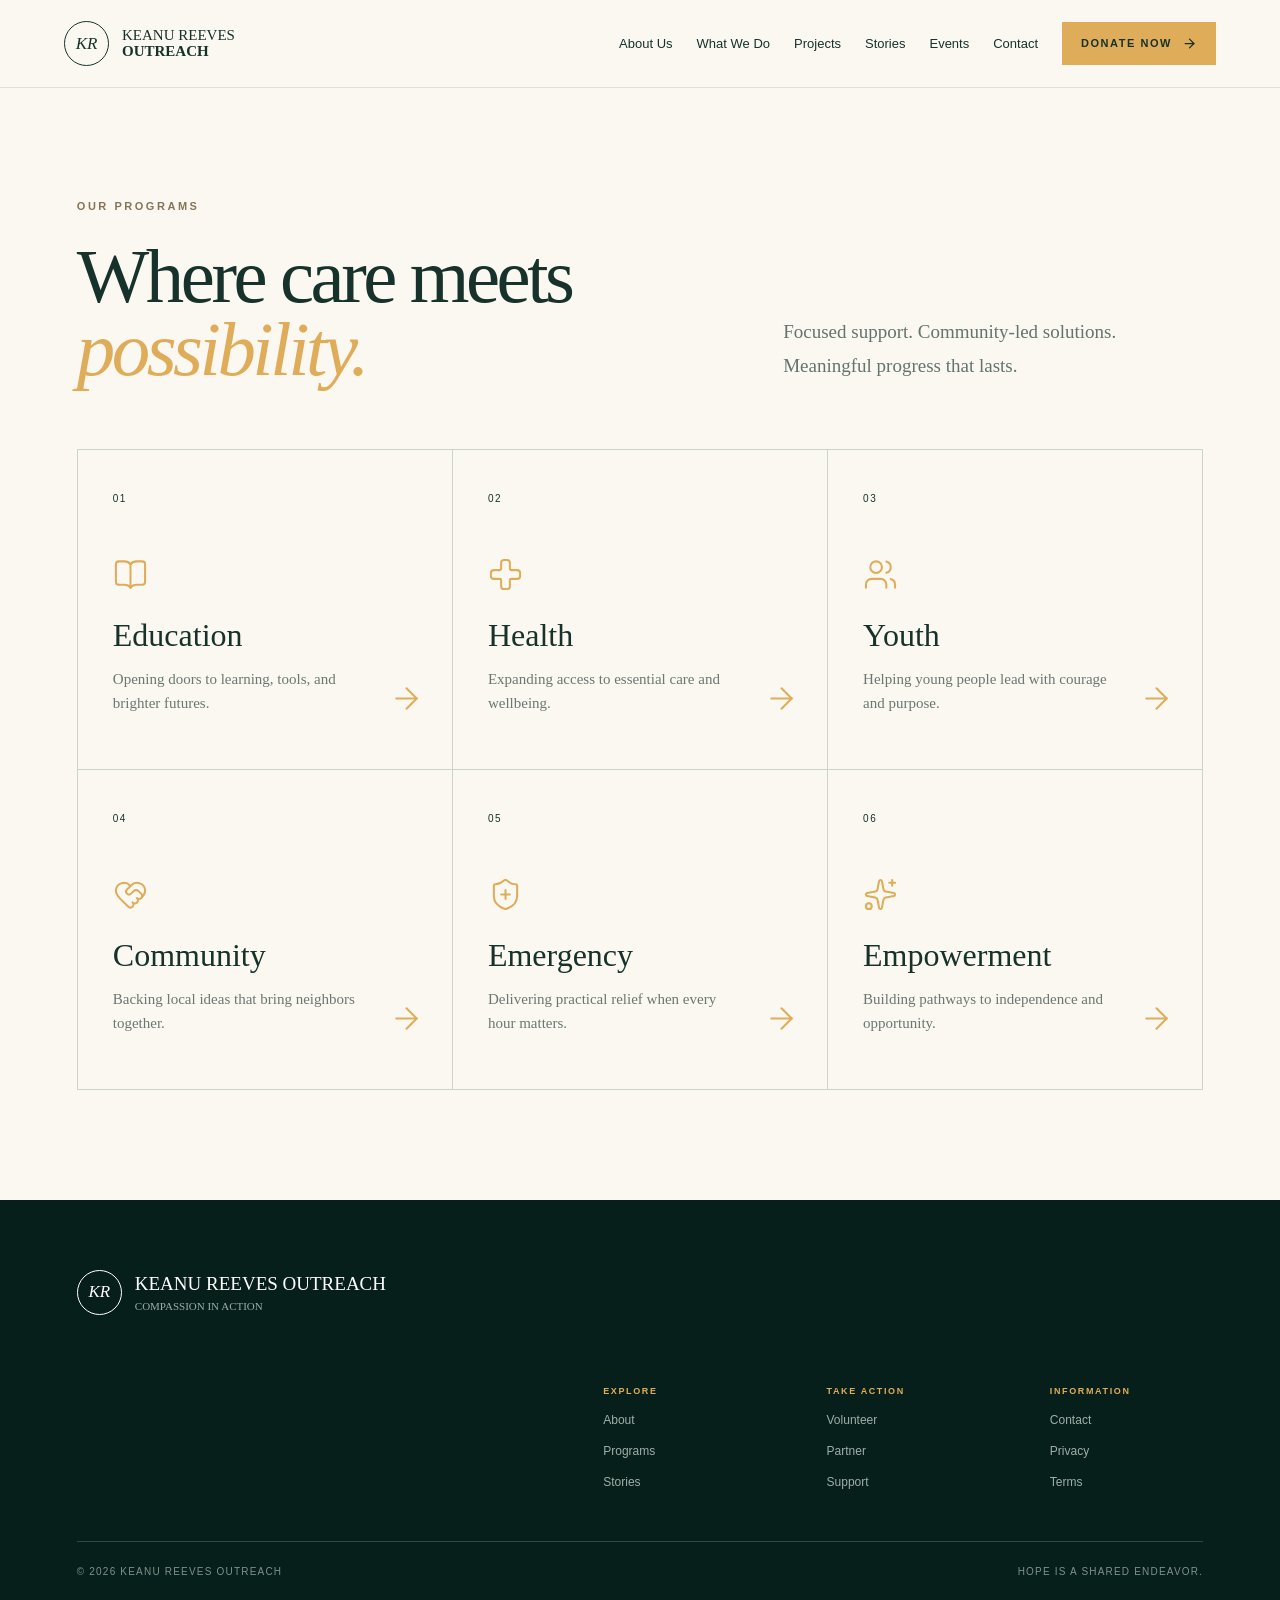
<file: programs.html>
<!DOCTYPE html><html lang="en"><head><meta charSet="utf-8"/><meta name="viewport" content="width=device-width, initial-scale=1"/><link rel="stylesheet" href="assets/site-clear.css" data-rsc-css-href="/assets/site-clear.css" data-precedence="vite-rsc/importer-resources"/><title>Keanu Reeves Outreach</title><meta name="description" content="Supporting community-led programs in education, health, youth empowerment, and emergency relief."/><link rel="shortcut icon" href="favicon.svg"/><link rel="icon" href="favicon.svg"/>
</head><body class="antialiased"><main><header class="site-header"><a class="brand" href="index.html"><span class="brand-mark">KR</span><span>Keanu Reeves<br/><b>Outreach</b></span></a><input class="nav-toggle" type="checkbox" id="section-nav-toggle"/><label class="menu-button" for="section-nav-toggle" aria-label="Toggle navigation"><svg xmlns="http://www.w3.org/2000/svg" width="24" height="24" viewBox="0 0 24 24" fill="none" stroke="currentColor" stroke-width="2" stroke-linecap="round" stroke-linejoin="round" class="lucide lucide-menu open-icon" aria-hidden="true"><path d="M4 5h16"></path><path d="M4 12h16"></path><path d="M4 19h16"></path></svg><svg xmlns="http://www.w3.org/2000/svg" width="24" height="24" viewBox="0 0 24 24" fill="none" stroke="currentColor" stroke-width="2" stroke-linecap="round" stroke-linejoin="round" class="lucide lucide-x close-icon" aria-hidden="true"><path d="M18 6 6 18"></path><path d="m6 6 12 12"></path></svg></label><nav class="nav-links" aria-label="Main navigation"><a href="about.html">About Us</a><a href="programs.html">What We Do</a><a href="campaigns.html">Projects</a><a href="stories.html">Stories</a><a href="campaigns.html">Events</a><a href="contact.html">Contact</a><a class="button button-small" href="donate.html">Donate now <svg xmlns="http://www.w3.org/2000/svg" width="15" height="15" viewBox="0 0 24 24" fill="none" stroke="currentColor" stroke-width="2" stroke-linecap="round" stroke-linejoin="round" class="lucide lucide-arrow-right" aria-hidden="true"><path d="M5 12h14"></path><path d="m12 5 7 7-7 7"></path></svg></a></nav></header><section class="programs section"><div class="section-heading"><div><p class="eyebrow">Our programs</p><h2>Where care meets <em>possibility.</em></h2></div><p>Focused support. Community-led solutions. Meaningful progress that lasts.</p></div><div class="program-grid"><article class="program-card"><span class="card-number">0<!-- -->1</span><svg xmlns="http://www.w3.org/2000/svg" width="24" height="24" viewBox="0 0 24 24" fill="none" stroke="currentColor" stroke-width="2" stroke-linecap="round" stroke-linejoin="round" class="lucide lucide-book-open" aria-hidden="true"><path d="M12 5v16"></path><path d="M20.001 19A2 2 0 0022 17V5a2 2 0 00-1.999-2L16 3.002A5 5 0 0012 5a5 5 0 00-4-2H4a2 2 0 00-2 2v12a2 2 0 001.999 2H8a5 5 0 014 2 5 5 0 014-2z"></path></svg><h3>Education</h3><p>Opening doors to learning, tools, and brighter futures.</p><a href="contact.html" aria-label="Ask about Education"><svg xmlns="http://www.w3.org/2000/svg" width="24" height="24" viewBox="0 0 24 24" fill="none" stroke="currentColor" stroke-width="2" stroke-linecap="round" stroke-linejoin="round" class="lucide lucide-arrow-right" aria-hidden="true"><path d="M5 12h14"></path><path d="m12 5 7 7-7 7"></path></svg></a></article><article class="program-card"><span class="card-number">0<!-- -->2</span><svg xmlns="http://www.w3.org/2000/svg" width="24" height="24" viewBox="0 0 24 24" fill="none" stroke="currentColor" stroke-width="2" stroke-linecap="round" stroke-linejoin="round" class="lucide lucide-cross" aria-hidden="true"><path d="M4 9a2 2 0 0 0-2 2v2a2 2 0 0 0 2 2h4a1 1 0 0 1 1 1v4a2 2 0 0 0 2 2h2a2 2 0 0 0 2-2v-4a1 1 0 0 1 1-1h4a2 2 0 0 0 2-2v-2a2 2 0 0 0-2-2h-4a1 1 0 0 1-1-1V4a2 2 0 0 0-2-2h-2a2 2 0 0 0-2 2v4a1 1 0 0 1-1 1z"></path></svg><h3>Health</h3><p>Expanding access to essential care and wellbeing.</p><a href="contact.html" aria-label="Ask about Health"><svg xmlns="http://www.w3.org/2000/svg" width="24" height="24" viewBox="0 0 24 24" fill="none" stroke="currentColor" stroke-width="2" stroke-linecap="round" stroke-linejoin="round" class="lucide lucide-arrow-right" aria-hidden="true"><path d="M5 12h14"></path><path d="m12 5 7 7-7 7"></path></svg></a></article><article class="program-card"><span class="card-number">0<!-- -->3</span><svg xmlns="http://www.w3.org/2000/svg" width="24" height="24" viewBox="0 0 24 24" fill="none" stroke="currentColor" stroke-width="2" stroke-linecap="round" stroke-linejoin="round" class="lucide lucide-users" aria-hidden="true"><path d="M16 21v-2a4 4 0 0 0-4-4H6a4 4 0 0 0-4 4v2"></path><path d="M16 3.128a4 4 0 0 1 0 7.744"></path><path d="M22 21v-2a4 4 0 0 0-3-3.87"></path><circle cx="9" cy="7" r="4"></circle></svg><h3>Youth</h3><p>Helping young people lead with courage and purpose.</p><a href="contact.html" aria-label="Ask about Youth"><svg xmlns="http://www.w3.org/2000/svg" width="24" height="24" viewBox="0 0 24 24" fill="none" stroke="currentColor" stroke-width="2" stroke-linecap="round" stroke-linejoin="round" class="lucide lucide-arrow-right" aria-hidden="true"><path d="M5 12h14"></path><path d="m12 5 7 7-7 7"></path></svg></a></article><article class="program-card"><span class="card-number">0<!-- -->4</span><svg xmlns="http://www.w3.org/2000/svg" width="24" height="24" viewBox="0 0 24 24" fill="none" stroke="currentColor" stroke-width="2" stroke-linecap="round" stroke-linejoin="round" class="lucide lucide-heart-handshake" aria-hidden="true"><path d="M19.414 14.414C21 12.828 22 11.5 22 9.5a5.5 5.5 0 0 0-9.591-3.676.6.6 0 0 1-.818.001A5.5 5.5 0 0 0 2 9.5c0 2.3 1.5 4 3 5.5l5.535 5.362a2 2 0 0 0 2.879.052 2.12 2.12 0 0 0-.004-3 2.124 2.124 0 1 0 3-3 2.124 2.124 0 0 0 3.004 0 2 2 0 0 0 0-2.828l-1.881-1.882a2.41 2.41 0 0 0-3.409 0l-1.71 1.71a2 2 0 0 1-2.828 0 2 2 0 0 1 0-2.828l2.823-2.762"></path></svg><h3>Community</h3><p>Backing local ideas that bring neighbors together.</p><a href="contact.html" aria-label="Ask about Community"><svg xmlns="http://www.w3.org/2000/svg" width="24" height="24" viewBox="0 0 24 24" fill="none" stroke="currentColor" stroke-width="2" stroke-linecap="round" stroke-linejoin="round" class="lucide lucide-arrow-right" aria-hidden="true"><path d="M5 12h14"></path><path d="m12 5 7 7-7 7"></path></svg></a></article><article class="program-card"><span class="card-number">0<!-- -->5</span><svg xmlns="http://www.w3.org/2000/svg" width="24" height="24" viewBox="0 0 24 24" fill="none" stroke="currentColor" stroke-width="2" stroke-linecap="round" stroke-linejoin="round" class="lucide lucide-shield-plus" aria-hidden="true"><path d="M20 13c0 5-3.5 7.5-7.66 8.95a1 1 0 0 1-.67-.01C7.5 20.5 4 18 4 13V6a1 1 0 0 1 1-1c2 0 4.5-1.2 6.24-2.72a1.17 1.17 0 0 1 1.52 0C14.51 3.81 17 5 19 5a1 1 0 0 1 1 1z"></path><path d="M9 12h6"></path><path d="M12 9v6"></path></svg><h3>Emergency</h3><p>Delivering practical relief when every hour matters.</p><a href="contact.html" aria-label="Ask about Emergency"><svg xmlns="http://www.w3.org/2000/svg" width="24" height="24" viewBox="0 0 24 24" fill="none" stroke="currentColor" stroke-width="2" stroke-linecap="round" stroke-linejoin="round" class="lucide lucide-arrow-right" aria-hidden="true"><path d="M5 12h14"></path><path d="m12 5 7 7-7 7"></path></svg></a></article><article class="program-card"><span class="card-number">0<!-- -->6</span><svg xmlns="http://www.w3.org/2000/svg" width="24" height="24" viewBox="0 0 24 24" fill="none" stroke="currentColor" stroke-width="2" stroke-linecap="round" stroke-linejoin="round" class="lucide lucide-sparkles" aria-hidden="true"><path d="M11.017 2.814a1 1 0 0 1 1.966 0l1.051 5.558a2 2 0 0 0 1.594 1.594l5.558 1.051a1 1 0 0 1 0 1.966l-5.558 1.051a2 2 0 0 0-1.594 1.594l-1.051 5.558a1 1 0 0 1-1.966 0l-1.051-5.558a2 2 0 0 0-1.594-1.594l-5.558-1.051a1 1 0 0 1 0-1.966l5.558-1.051a2 2 0 0 0 1.594-1.594z"></path><path d="M20 2v4"></path><path d="M22 4h-4"></path><circle cx="4" cy="20" r="2"></circle></svg><h3>Empowerment</h3><p>Building pathways to independence and opportunity.</p><a href="contact.html" aria-label="Ask about Empowerment"><svg xmlns="http://www.w3.org/2000/svg" width="24" height="24" viewBox="0 0 24 24" fill="none" stroke="currentColor" stroke-width="2" stroke-linecap="round" stroke-linejoin="round" class="lucide lucide-arrow-right" aria-hidden="true"><path d="M5 12h14"></path><path d="m12 5 7 7-7 7"></path></svg></a></article></div></section><footer><div class="footer-brand"><span class="brand-mark">KR</span><div><b>Keanu Reeves Outreach</b><p>Compassion in Action</p></div></div><div class="footer-links"><div><b>Explore</b><a href="about.html">About</a><a href="programs.html">Programs</a><a href="stories.html">Stories</a></div><div><b>Take action</b><a href="contact.html">Volunteer</a><a href="contact.html">Partner</a><a href="campaigns.html">Support</a></div><div><b>Information</b><a href="contact.html">Contact</a><a href="programs.html#">Privacy</a><a href="programs.html#">Terms</a></div></div><div class="footer-bottom"><span>© 2026 Keanu Reeves Outreach</span><span>Hope is a shared endeavor.</span></div></footer></main><script src="app.js"></script></body></html>
</file>
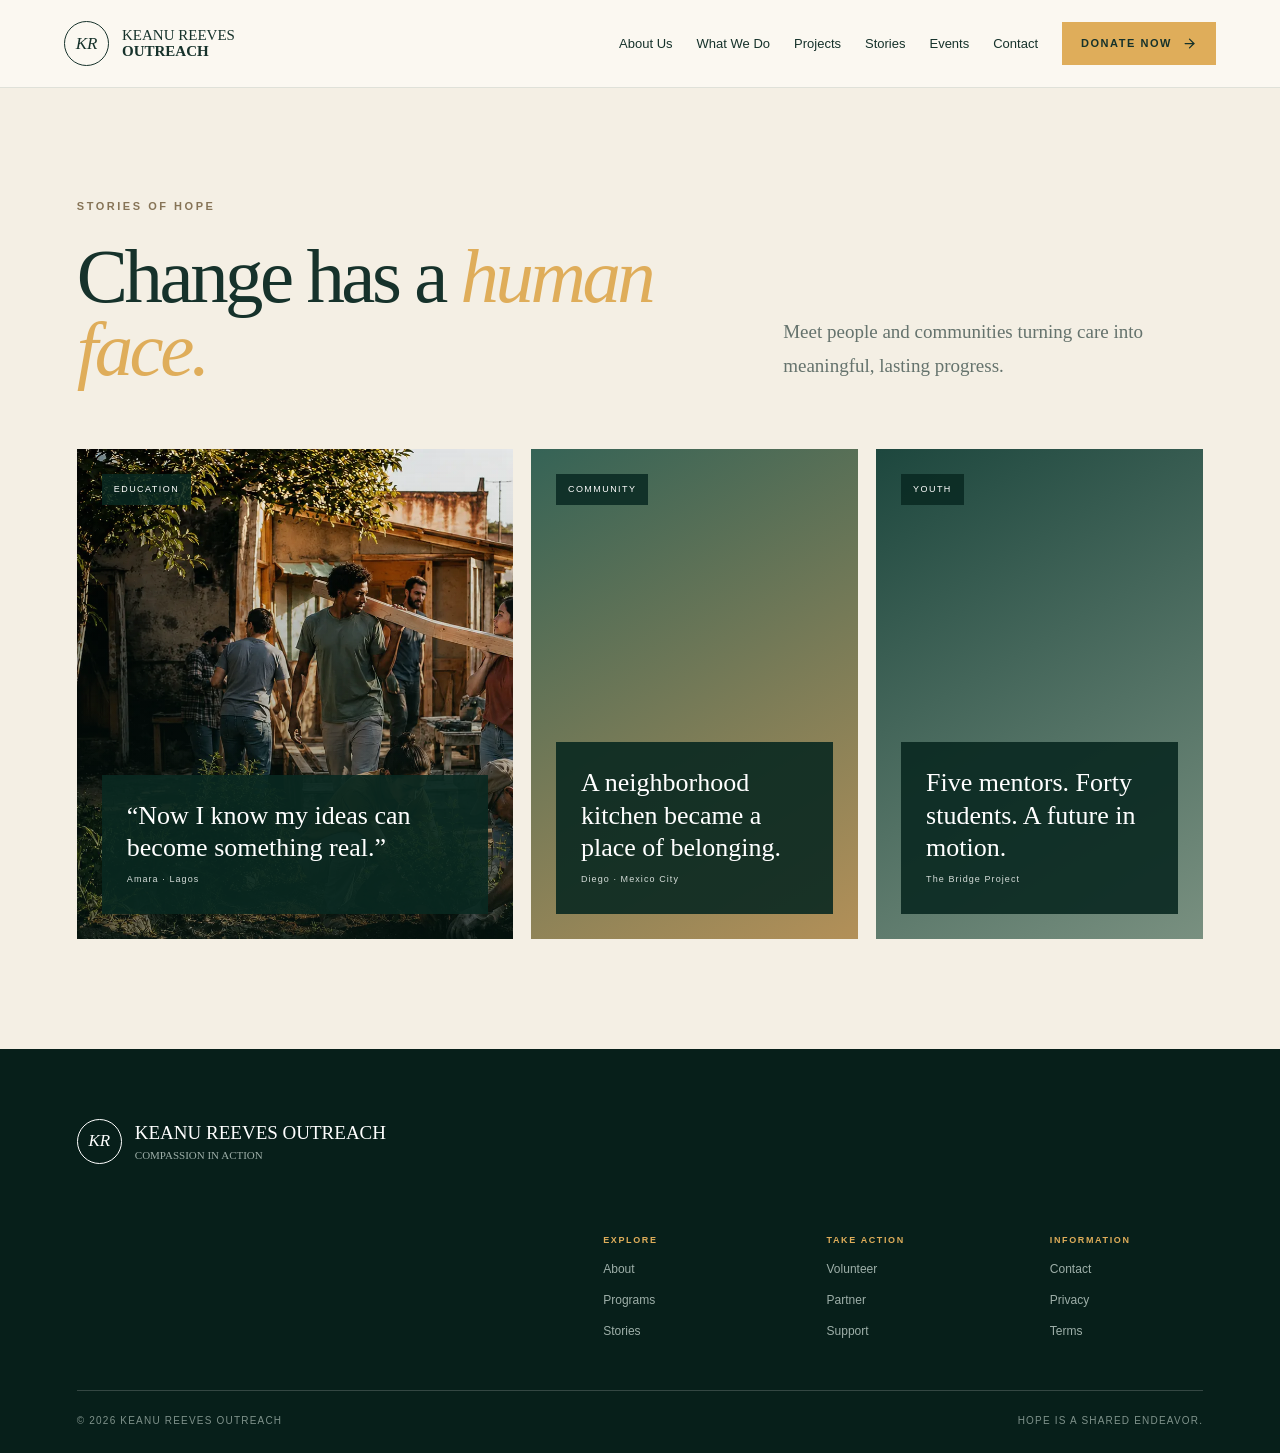
<file: stories.html>
<!DOCTYPE html><html lang="en"><head><meta charSet="utf-8"/><meta name="viewport" content="width=device-width, initial-scale=1"/><link rel="stylesheet" href="assets/site-clear.css" data-rsc-css-href="/assets/site-clear.css" data-precedence="vite-rsc/importer-resources"/><title>Keanu Reeves Outreach</title><meta name="description" content="Supporting community-led programs in education, health, youth empowerment, and emergency relief."/><link rel="shortcut icon" href="favicon.svg"/><link rel="icon" href="favicon.svg"/>
</head><body class="antialiased"><main><header class="site-header"><a class="brand" href="index.html"><span class="brand-mark">KR</span><span>Keanu Reeves<br/><b>Outreach</b></span></a><input class="nav-toggle" type="checkbox" id="section-nav-toggle"/><label class="menu-button" for="section-nav-toggle" aria-label="Toggle navigation"><svg xmlns="http://www.w3.org/2000/svg" width="24" height="24" viewBox="0 0 24 24" fill="none" stroke="currentColor" stroke-width="2" stroke-linecap="round" stroke-linejoin="round" class="lucide lucide-menu open-icon" aria-hidden="true"><path d="M4 5h16"></path><path d="M4 12h16"></path><path d="M4 19h16"></path></svg><svg xmlns="http://www.w3.org/2000/svg" width="24" height="24" viewBox="0 0 24 24" fill="none" stroke="currentColor" stroke-width="2" stroke-linecap="round" stroke-linejoin="round" class="lucide lucide-x close-icon" aria-hidden="true"><path d="M18 6 6 18"></path><path d="m6 6 12 12"></path></svg></label><nav class="nav-links" aria-label="Main navigation"><a href="about.html">About Us</a><a href="programs.html">What We Do</a><a href="campaigns.html">Projects</a><a href="stories.html">Stories</a><a href="campaigns.html">Events</a><a href="contact.html">Contact</a><a class="button button-small" href="donate.html">Donate now <svg xmlns="http://www.w3.org/2000/svg" width="15" height="15" viewBox="0 0 24 24" fill="none" stroke="currentColor" stroke-width="2" stroke-linecap="round" stroke-linejoin="round" class="lucide lucide-arrow-right" aria-hidden="true"><path d="M5 12h14"></path><path d="m12 5 7 7-7 7"></path></svg></a></nav></header><section class="stories section"><div class="section-heading"><div><p class="eyebrow">Stories of hope</p><h2>Change has a <em>human face.</em></h2></div><p>Meet people and communities turning care into meaningful, lasting progress.</p></div><div class="story-grid"><article class="story story-one"><span>Education</span><div><p>“Now I know my ideas can become something real.”</p><small>Amara · Lagos</small></div></article><article class="story story-two"><span>Community</span><div><p>A neighborhood kitchen became a place of belonging.</p><small>Diego · Mexico City</small></div></article><article class="story story-three"><span>Youth</span><div><p>Five mentors. Forty students. A future in motion.</p><small>The Bridge Project</small></div></article></div></section><footer><div class="footer-brand"><span class="brand-mark">KR</span><div><b>Keanu Reeves Outreach</b><p>Compassion in Action</p></div></div><div class="footer-links"><div><b>Explore</b><a href="about.html">About</a><a href="programs.html">Programs</a><a href="stories.html">Stories</a></div><div><b>Take action</b><a href="contact.html">Volunteer</a><a href="contact.html">Partner</a><a href="campaigns.html">Support</a></div><div><b>Information</b><a href="contact.html">Contact</a><a href="stories.html#">Privacy</a><a href="stories.html#">Terms</a></div></div><div class="footer-bottom"><span>© 2026 Keanu Reeves Outreach</span><span>Hope is a shared endeavor.</span></div></footer></main><script src="app.js"></script></body></html>
</file>
